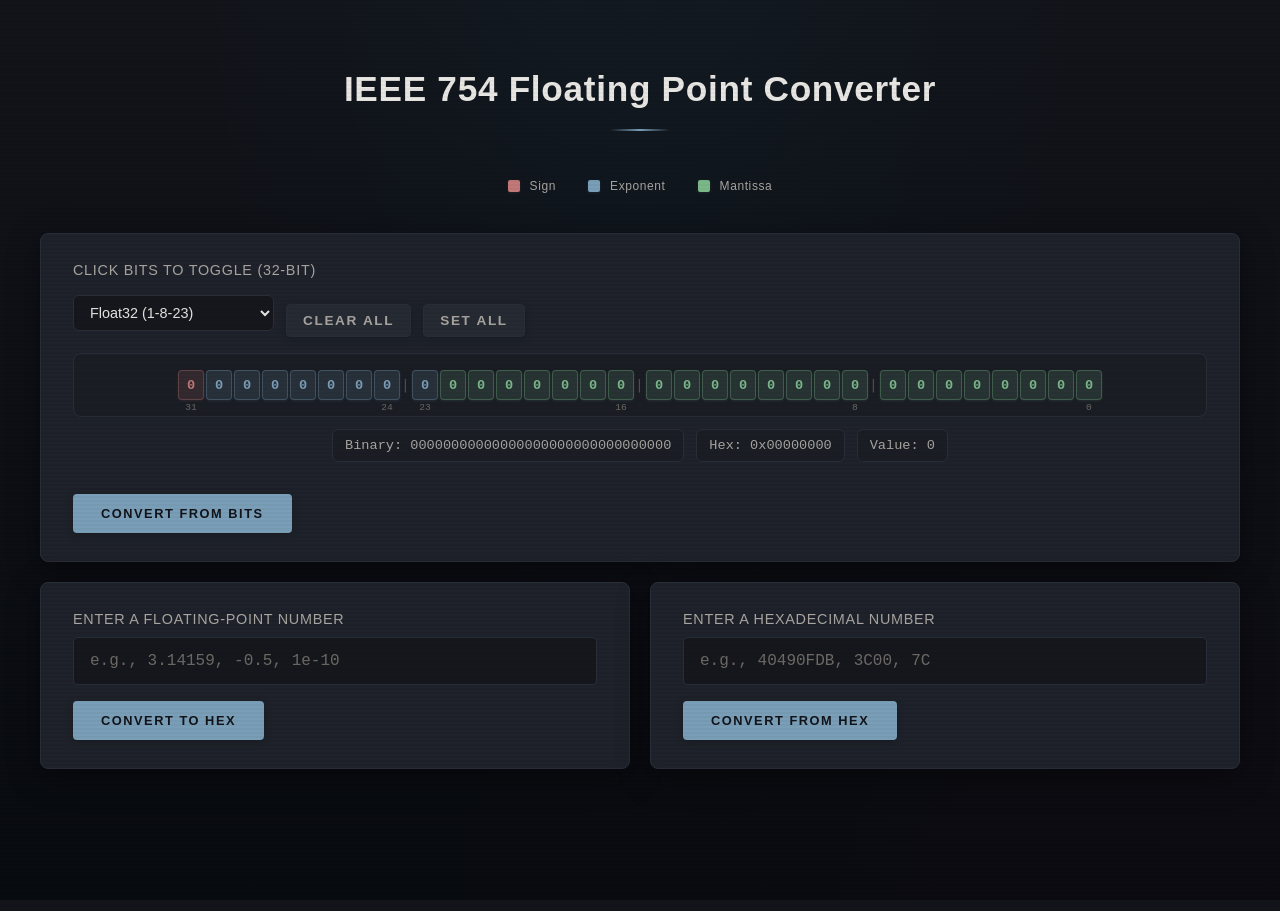
<file: index.html>
<!DOCTYPE html>
<html lang="en">
    <head>
        <meta charset="UTF-8">
        <meta name="viewport" content="width=device-width, initial-scale=1.0">
        <title>IEEE 754 Converter</title>
        <link rel="stylesheet" href="styles/styles.css">
        <link rel="icon" href="assets/favicon.ico" type="image/x-icon">
        <script src="scripts/main.js" defer></script>
    </head>
    <body>
        <h2>IEEE 754 Floating Point Converter</h2>

        <!-- Color Legend -->
        <div class="legend">
            <div class="legend-item">
                <div class="legend-color sign"></div>
                <span>Sign</span>
            </div>
            <div class="legend-item">
                <div class="legend-color exponent"></div>
                <span>Exponent</span>
            </div>
            <div class="legend-item">
                <div class="legend-color mantissa"></div>
                <span>Mantissa</span>
            </div>
        </div>

        <!-- Bit Editor -->
        <div class="input-section bit-editor-section">
            <label>Click bits to toggle (32-bit)</label>
            <div class="bit-editor-controls">
                <select id="bitEditorFormat" onchange="updateBitEditorDisplay()">
                    <option value="float32">Float32 (1-8-23)</option>
                    <option value="bfloat16">BFloat16 (1-8-7)</option>
                    <option value="float16">Float16 (1-5-10)</option>
                    <option value="fp8e5m2">FP8 E5M2 (1-5-2)</option>
                    <option value="fp8e4m3">FP8 E4M3 (1-4-3)</option>
                    <option value="int32">Int32 (32-bit signed)</option>
                    <option value="uint32">UInt32 (32-bit unsigned)</option>
                    <option value="int16">Int16 (16-bit signed)</option>
                    <option value="uint16">UInt16 (16-bit unsigned)</option>
                    <option value="int8">Int8 (8-bit signed)</option>
                    <option value="uint8">UInt8 (8-bit unsigned)</option>
                </select>
                <button onclick="clearBitEditor()">Clear All</button>
                <button onclick="setAllBits()">Set All</button>
            </div>
            <div class="bit-editor-container" id="bitEditorContainer">
                <!-- Bits will be generated by JavaScript -->
            </div>
            <div class="bit-editor-info">
                <span id="bitEditorBinary">Binary: 00000000000000000000000000000000</span>
                <span id="bitEditorHex">Hex: 0x00000000</span>
                <span id="bitEditorDecimal">Value: 0</span>
            </div>
            <button onclick="convertFromBits()">Convert from Bits</button>
        </div>

        <!-- Text-based Converters (side by side) -->
        <div class="converter-row">
            <!-- Decimal to Hex Conversion -->
            <div class="input-section">
                <label for="input">Enter a floating-point number</label>
                <input type="text" id="input" placeholder="e.g., 3.14159, -0.5, 1e-10">
                <button onclick="convertFloatToHex()">Convert to Hex</button>
            </div>

            <!-- Hex to Float/Int Conversion -->
            <div class="input-section">
                <label for="hexInput">Enter a hexadecimal number</label>
                <input type="text" id="hexInput" placeholder="e.g., 40490FDB, 3C00, 7C">
                <button onclick="convertHexToFloat()">Convert from Hex</button>
            </div>
        </div>

        <!-- Floating-Point Results -->
        <div class="results hidden-section">
            <!-- Float32 Template -->
            <div id="float32">
                <div class="result-item">
                    <strong>Float32 (32 bits)</strong><br><br>
                    <div id="float32-colored-bits"></div>
                    <strong>Binary</strong>
                    <div class="binary" id="float32-binary"></div>
                    <strong>Hex</strong>
                    <div class="hex-representation" id="float32-hex"></div>
                    <table class="value-table">
                        <tr>
                            <td class="value-label">Decimal Input</td>
                            <td class="value-data"><span id="float32-input"></span></td>
                        </tr>
                        <tr>
                            <td class="value-label">Stored Value</td>
                            <td class="value-data"><span id="float32-stored"></span></td>
                        </tr>
                        <tr id="float32-error-row" title="The difference between stored and input value. A + sign means we rounded up, - means we rounded down. This will always be smaller than half the precision step.">
                            <td class="value-label">Rounding Error</td>
                            <td class="value-data"><span id="float32-error"></span></td>
                        </tr>
                    </table>
                    <div id="float32-precision"></div>
                </div>
            </div>

            <!-- TF32 Template -->
            <div id="tf32">
                <div class="result-item">
                    <strong>TF32 (19 bits)</strong><br><br>
                    <div id="tf32-colored-bits"></div>
                    <strong>Binary</strong>
                    <div class="binary" id="tf32-binary"></div>
                    <strong>Hex</strong>
                    <div class="hex-representation" id="tf32-hex"></div>
                    <table class="value-table">
                        <tr>
                            <td class="value-label">Decimal Input</td>
                            <td class="value-data"><span id="tf32-input"></span></td>
                        </tr>
                        <tr>
                            <td class="value-label">Stored Value</td>
                            <td class="value-data"><span id="tf32-stored"></span></td>
                        </tr>
                        <tr id="tf32-error-row" title="The difference between stored and input value. A + sign means we rounded up, - means we rounded down. This will always be smaller than half the precision step.">
                            <td class="value-label">Rounding Error</td>
                            <td class="value-data"><span id="tf32-error"></span></td>
                        </tr>
                    </table>
                    <div id="tf32-precision"></div>
                </div>
            </div>

            <!-- Float16 Template -->
            <div id="float16">
                <div class="result-item">
                    <strong>Float16 (16 bits)</strong><br><br>
                    <div id="float16-colored-bits"></div>
                    <strong>Binary</strong>
                    <div class="binary" id="float16-binary"></div>
                    <strong>Hex</strong>
                    <div class="hex-representation" id="float16-hex"></div>
                    <table class="value-table">
                        <tr>
                            <td class="value-label">Decimal Input</td>
                            <td class="value-data"><span id="float16-input"></span></td>
                        </tr>
                        <tr>
                            <td class="value-label">Stored Value</td>
                            <td class="value-data"><span id="float16-stored"></span></td>
                        </tr>
                        <tr id="float16-error-row" title="The difference between stored and input value. A + sign means we rounded up, - means we rounded down. This will always be smaller than half the precision step.">
                            <td class="value-label">Rounding Error</td>
                            <td class="value-data"><span id="float16-error"></span></td>
                        </tr>
                    </table>
                    <div id="float16-precision"></div>
                </div>
            </div>

            <!-- BFloat16 Template -->
            <div id="bfloat16">
                <div class="result-item">
                    <strong>BFloat16 (16 bits)</strong><br><br>
                    <div id="bfloat16-colored-bits"></div>
                    <strong>Binary</strong>
                    <div class="binary" id="bfloat16-binary"></div>
                    <strong>Hex</strong>
                    <div class="hex-representation" id="bfloat16-hex"></div>
                    <table class="value-table">
                        <tr>
                            <td class="value-label">Decimal Input</td>
                            <td class="value-data"><span id="bfloat16-input"></span></td>
                        </tr>
                        <tr>
                            <td class="value-label">Stored Value</td>
                            <td class="value-data"><span id="bfloat16-stored"></span></td>
                        </tr>
                        <tr id="bfloat16-error-row" title="The difference between stored and input value. A + sign means we rounded up, - means we rounded down. This will always be smaller than half the precision step.">
                            <td class="value-label">Rounding Error</td>
                            <td class="value-data"><span id="bfloat16-error"></span></td>
                        </tr>
                    </table>
                    <div id="bfloat16-precision"></div>
                </div>
            </div>

            <!-- FP8 E5M2 Template -->
            <div id="fp8-e5m2">
                <div class="result-item">
                    <strong>FP8 E5M2 (8 bits)</strong><br><br>
                    <div id="fp8-e5m2-colored-bits"></div>
                    <strong>Binary</strong>
                    <div class="binary" id="fp8-e5m2-binary"></div>
                    <strong>Hex</strong>
                    <div class="hex-representation" id="fp8-e5m2-hex"></div>
                    <table class="value-table">
                        <tr>
                            <td class="value-label">Decimal Input</td>
                            <td class="value-data"><span id="fp8-e5m2-input"></span></td>
                        </tr>
                        <tr>
                            <td class="value-label">Stored Value</td>
                            <td class="value-data"><span id="fp8-e5m2-stored"></span></td>
                        </tr>
                        <tr id="fp8-e5m2-error-row" title="The difference between stored and input value. A + sign means we rounded up, - means we rounded down. This will always be smaller than half the precision step.">
                            <td class="value-label">Rounding Error</td>
                            <td class="value-data"><span id="fp8-e5m2-error"></span></td>
                        </tr>
                    </table>
                    <div id="fp8-e5m2-precision"></div>
                </div>
            </div>

            <!-- FP8 E4M3 Template -->
            <div id="fp8-e4m3">
                <div class="result-item">
                    <strong>FP8 E4M3 (8 bits)</strong><br><br>
                    <div id="fp8-e4m3-colored-bits"></div>
                    <strong>Binary</strong>
                    <div class="binary" id="fp8-e4m3-binary"></div>
                    <strong>Hex</strong>
                    <div class="hex-representation" id="fp8-e4m3-hex"></div>
                    <table class="value-table">
                        <tr>
                            <td class="value-label">Decimal Input</td>
                            <td class="value-data"><span id="fp8-e4m3-input"></span></td>
                        </tr>
                        <tr>
                            <td class="value-label">Stored Value</td>
                            <td class="value-data"><span id="fp8-e4m3-stored"></span></td>
                        </tr>
                        <tr id="fp8-e4m3-error-row" title="The difference between stored and input value. A + sign means we rounded up, - means we rounded down. This will always be smaller than half the precision step.">
                            <td class="value-label">Rounding Error</td>
                            <td class="value-data"><span id="fp8-e4m3-error"></span></td>
                        </tr>
                    </table>
                    <div id="fp8-e4m3-precision"></div>
                </div>
            </div>
        </div>

        <!-- Integer Results -->
        <div class="int-results hidden-section">
            <!-- Int32 Template -->
            <div id="int32">
                <div class="result-item">
                    <strong>Int32 (32 bits)</strong><br><br>
                    <div id="int32-colored-bits"></div>
                    <strong>Binary</strong>
                    <div class="binary" id="int32-binary"></div>
                    <strong>Hex</strong>
                    <div class="hex-representation" id="int32-hex"></div>
                    <table class="value-table">
                        <tr>
                            <td class="value-label">Stored Value</td>
                            <td class="value-data"><span id="int32-value"></span></td>
                        </tr>
                    </table>
                    <div class="bit-info">
                        <span><strong>Type:</strong> 32-bit signed</span>
                    </div>
                </div>
            </div>

            <!-- Uint32 Template -->
            <div id="uint32">
                <div class="result-item">
                    <strong>UInt32 (32 bits)</strong><br><br>
                    <div id="uint32-colored-bits"></div>
                    <strong>Binary</strong>
                    <div class="binary" id="uint32-binary"></div>
                    <strong>Hex</strong>
                    <div class="hex-representation" id="uint32-hex"></div>
                    <table class="value-table">
                        <tr>
                            <td class="value-label">Stored Value</td>
                            <td class="value-data"><span id="uint32-value"></span></td>
                        </tr>
                    </table>
                    <div class="bit-info">
                        <span><strong>Type:</strong> 32-bit unsigned</span>
                    </div>
                </div>
            </div>

            <!-- Int16 Template -->
            <div id="int16">
                <div class="result-item">
                    <strong>Int16 (16 bits)</strong><br><br>
                    <div id="int16-colored-bits"></div>
                    <strong>Binary</strong>
                    <div class="binary" id="int16-binary"></div>
                    <strong>Hex</strong>
                    <div class="hex-representation" id="int16-hex"></div>
                    <table class="value-table">
                        <tr>
                            <td class="value-label">Stored Value</td>
                            <td class="value-data"><span id="int16-value"></span></td>
                        </tr>
                    </table>
                    <div class="bit-info">
                        <span><strong>Type:</strong> 16-bit signed</span>
                    </div>
                </div>
            </div>

            <!-- Uint16 Template -->
            <div id="uint16">
                <div class="result-item">
                    <strong>UInt16 (16 bits)</strong><br><br>
                    <div id="uint16-colored-bits"></div>
                    <strong>Binary</strong>
                    <div class="binary" id="uint16-binary"></div>
                    <strong>Hex</strong>
                    <div class="hex-representation" id="uint16-hex"></div>
                    <table class="value-table">
                        <tr>
                            <td class="value-label">Stored Value</td>
                            <td class="value-data"><span id="uint16-value"></span></td>
                        </tr>
                    </table>
                    <div class="bit-info">
                        <span><strong>Type:</strong> 16-bit unsigned</span>
                    </div>
                </div>
            </div>

            <!-- Int8 Template -->
            <div id="int8">
                <div class="result-item">
                    <strong>Int8 (8 bits)</strong><br><br>
                    <div id="int8-colored-bits"></div>
                    <strong>Binary</strong>
                    <div class="binary" id="int8-binary"></div>
                    <strong>Hex</strong>
                    <div class="hex-representation" id="int8-hex"></div>
                    <table class="value-table">
                        <tr>
                            <td class="value-label">Stored Value</td>
                            <td class="value-data"><span id="int8-value"></span></td>
                        </tr>
                    </table>
                    <div class="bit-info">
                        <span><strong>Type:</strong> 8-bit signed</span>
                    </div>
                </div>
            </div>

            <!-- Uint8 Template -->
            <div id="uint8">
                <div class="result-item">
                    <strong>UInt8 (8 bits)</strong><br><br>
                    <div id="uint8-colored-bits"></div>
                    <strong>Binary</strong>
                    <div class="binary" id="uint8-binary"></div>
                    <strong>Hex</strong>
                    <div class="hex-representation" id="uint8-hex"></div>
                    <table class="value-table">
                        <tr>
                            <td class="value-label">Stored Value</td>
                            <td class="value-data"><span id="uint8-value"></span></td>
                        </tr>
                    </table>
                    <div class="bit-info">
                        <span><strong>Type:</strong> 8-bit unsigned</span>
                    </div>
                </div>
            </div>
        </div>
    </body>
</html>
</file>
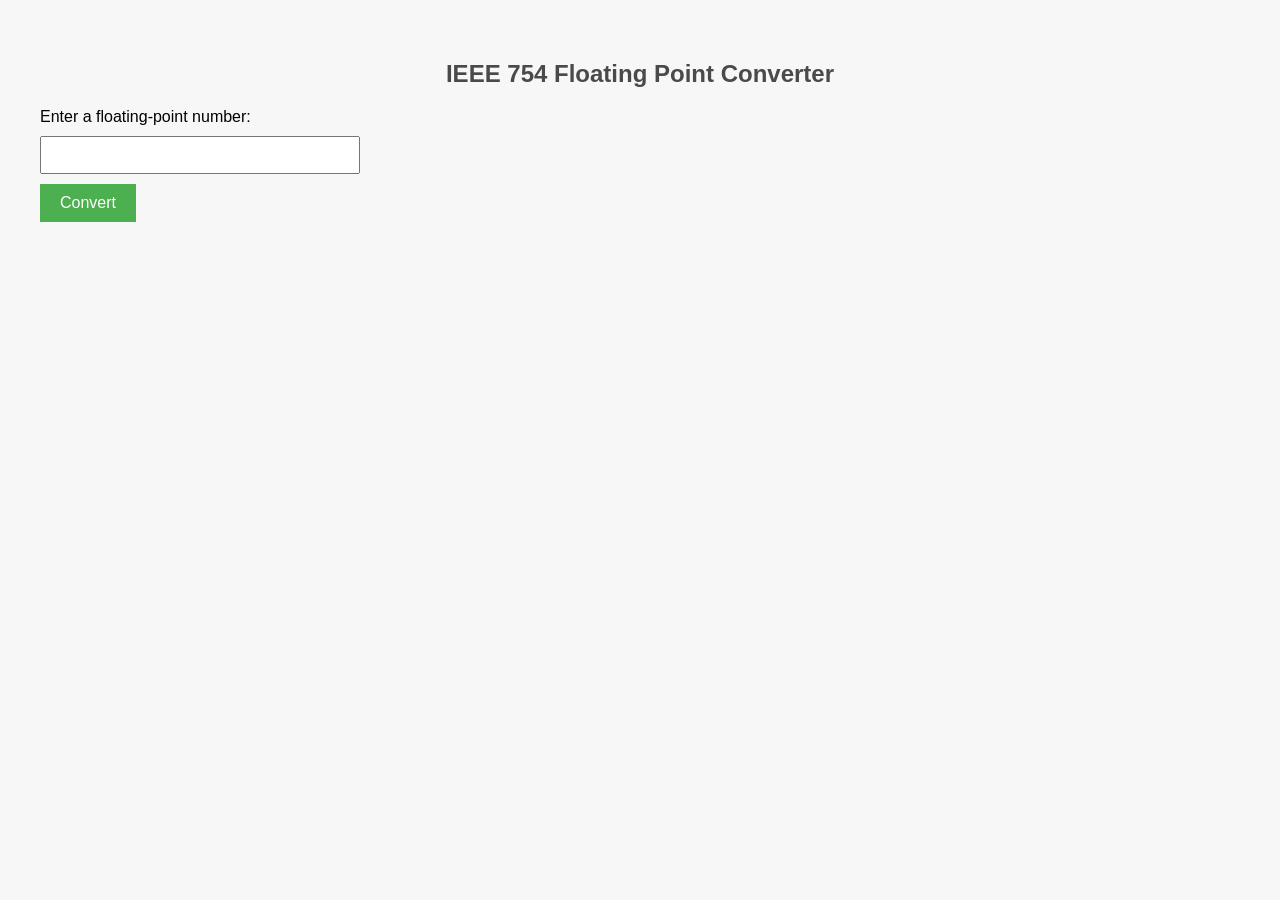
<file: src/index.html>
<!DOCTYPE html>
<html lang="en">
<head>
    <meta charset="UTF-8">
    <meta name="viewport" content="width=device-width, initial-scale=1.0">
    <title>IEEE 754 Converter</title>
    <link rel="stylesheet" href="styles/styles.css">
    <script src="scripts/main.js" defer></script>
</head>
<body>
    <h2>IEEE 754 Floating Point Converter</h2>
    <label for="input">Enter a floating-point number:</label>
    <input type="text" id="input">
    <button onclick="convert()">Convert</button>
    <div class="results">
        <div id="float32"></div>
        <div id="float16"></div>
        <div id="bfloat16"></div>
        <div id="tf32"></div>
    </div>
</body>
</html>
</file>
<file: styles/styles.css>
/* ============================================
   IEEE 754 Converter - Terminal Dark Theme
   ============================================ */

/* Fonts: JetBrains Mono and Outfit from Google Fonts (optional) */
/* @import url('https://fonts.googleapis.com/css2?family=JetBrains+Mono:wght@400;500;600;700&family=Outfit:wght@300;400;500;600;700&display=swap'); */

:root {
  /* Base colors - sophisticated dark palette */
  --bg-primary: #12141a;
  --bg-secondary: #1a1d24;
  --bg-card: #1e222a;
  --bg-elevated: #252a33;

  /* Text colors - warm grays */
  --text-primary: #e8e6e3;
  --text-secondary: #a8a5a0;
  --text-muted: #6d6a65;

  /* Accent colors - refined palette */
  --accent-primary: #7a9eb8;
  --accent-secondary: #8ab4cc;
  --accent-tertiary: #b8847a;

  /* Bit colors - sophisticated, muted tones */
  --sign-color: #c17878;
  --sign-glow: rgba(193, 120, 120, 0.15);
  --exponent-color: #7a9eb8;
  --exponent-glow: rgba(122, 158, 184, 0.15);
  --mantissa-color: #7ab88a;
  --mantissa-glow: rgba(122, 184, 138, 0.15);
  --integer-color: #8a9eb0;
  --integer-glow: rgba(138, 158, 176, 0.15);

  /* UI elements */
  --border-color: #2a2e38;
  --border-subtle: #353a45;
  --input-bg: #15171d;
  --button-bg: #7a9eb8;
  --button-hover: #8ab4cc;
  --button-text: #12141a;

  /* Shadows */
  --card-shadow: 0 8px 32px rgba(0, 0, 0, 0.4);
  --card-shadow-hover: 0 12px 40px rgba(0, 0, 0, 0.5);
}

* {
  box-sizing: border-box;
}

body {
  font-family: 'Outfit', -apple-system, BlinkMacSystemFont, sans-serif;
  margin: 0;
  padding: 40px 20px;
  background-color: var(--bg-primary);
  color: var(--text-primary);
  min-height: 100vh;
  background-image:
    radial-gradient(ellipse at top, rgba(0, 212, 255, 0.03) 0%, transparent 50%),
    radial-gradient(ellipse at bottom right, rgba(255, 0, 110, 0.02) 0%, transparent 50%),
    linear-gradient(180deg, var(--bg-primary) 0%, #080b10 100%);
  background-attachment: fixed;
}

/* Scanline overlay effect */
body::before {
  content: '';
  position: fixed;
  top: 0;
  left: 0;
  width: 100%;
  height: 100%;
  background: repeating-linear-gradient(
    0deg,
    transparent,
    transparent 2px,
    rgba(0, 0, 0, 0.03) 2px,
    rgba(0, 0, 0, 0.03) 4px
  );
  pointer-events: none;
  z-index: 1000;
}

/* ============================================
   Typography & Header
   ============================================ */

h2 {
  text-align: center;
  font-size: 2.2rem;
  font-weight: 600;
  letter-spacing: 0.02em;
  margin-bottom: 48px;
  color: var(--text-primary);
}

h2::after {
  content: '';
  display: block;
  width: 60px;
  height: 2px;
  background: linear-gradient(90deg, transparent, var(--accent-primary), transparent);
  margin: 20px auto 0;
  border-radius: 1px;
}

/* ============================================
   Input Section
   ============================================ */

/* Input containers */
/* Side-by-side converter row */
.converter-row {
  display: flex;
  gap: 20px;
  max-width: 1200px;
  width: 100%;
  margin: 0 auto 20px;
  padding: 0;
  box-sizing: border-box;
}

.converter-row .input-section {
  flex: 1;
  margin: 0;
  max-width: none;
}

@media (max-width: 768px) {
  .converter-row {
    flex-direction: column;
    padding: 0;
    max-width: 100%;
    gap: 20px;
  }

  .converter-row .input-section {
    margin: 0;
    max-width: 100%;
    width: 100%;
  }

  .input-section.bit-editor-section {
    max-width: 100%;
    width: 100%;
    margin-bottom: 20px;
  }
}

.input-section {
  max-width: 720px;
  margin: 0 auto 20px;
  padding: 28px 32px;
  background: var(--bg-card);
  border: 1px solid var(--border-color);
  border-radius: 8px;
  box-shadow: var(--card-shadow);
  transition: all 0.3s ease;
}

.input-section:hover {
  border-color: var(--border-subtle);
  box-shadow: var(--card-shadow-hover);
}

label {
  display: block;
  font-size: 0.9rem;
  font-weight: 500;
  color: var(--text-secondary);
  margin-bottom: 10px;
  text-transform: uppercase;
  letter-spacing: 0.05em;
}

input[type="text"] {
  width: 100%;
  padding: 14px 16px;
  font-family: 'JetBrains Mono', monospace;
  font-size: 1rem;
  font-weight: 400;
  background: var(--input-bg);
  border: 1px solid var(--border-color);
  border-radius: 4px;
  color: var(--text-primary);
  transition: all 0.2s ease;
  outline: none;
}

input[type="text"]:focus {
  border-color: var(--accent-primary);
  box-shadow: 0 0 0 3px rgba(122, 158, 184, 0.15);
}

input[type="text"]::placeholder {
  color: var(--text-muted);
  font-weight: 400;
}

button {
  margin-top: 16px;
  padding: 12px 28px;
  font-family: 'Outfit', sans-serif;
  font-size: 0.8rem;
  font-weight: 600;
  text-transform: uppercase;
  letter-spacing: 0.12em;
  background: var(--button-bg);
  color: var(--button-text);
  border: none;
  border-radius: 4px;
  cursor: pointer;
  transition: all 0.2s ease;
  box-shadow: 0 2px 8px rgba(0, 0, 0, 0.2);
}

button:hover {
  background: var(--button-hover);
  transform: translateY(-1px);
  box-shadow: 0 4px 12px rgba(201, 168, 108, 0.25);
}

button:active {
  transform: translateY(0);
  box-shadow: 0 1px 4px rgba(0, 0, 0, 0.2);
}

/* ============================================
   Results Grid
   ============================================ */

.results,
.int-results {
  display: grid;
  grid-template-columns: repeat(2, 1fr);
  grid-auto-rows: 1fr;
  gap: 24px;
  max-width: 1600px;
  margin: 40px auto;
  padding: 0 20px;
}

.results > div,
.int-results > div {
  display: flex;
  height: 100%;
}

.results > div > .result-item,
.int-results > div > .result-item {
  flex: 1;
  display: flex;
  flex-direction: column;
  height: 100%;
}

/* Section divider for results */
.results {
  margin-top: 48px;
  padding-top: 48px;
  border-top: 1px solid var(--border-color);
  position: relative;
}

/* Hidden state - no border, no padding, no header */
.results.hidden-section {
  margin-top: 0;
  padding-top: 0;
  border-top: none;
}

.results::before {
  content: 'Floating-Point Representations';
  position: absolute;
  top: -10px;
  left: 50%;
  transform: translateX(-50%);
  background: var(--bg-primary);
  padding: 0 24px;
  font-size: 0.7rem;
  font-weight: 500;
  color: var(--text-muted);
  text-transform: uppercase;
  letter-spacing: 0.2em;
}

.results.hidden-section::before {
  display: none;
}

/* Section divider for int-results */
.int-results {
  margin-top: 64px;
  padding-top: 48px;
  border-top: 1px solid var(--border-color);
  position: relative;
}

/* Hidden state - no border, no padding, no header */
.int-results.hidden-section {
  margin-top: 0;
  padding-top: 0;
  border-top: none;
}

.int-results::before {
  content: 'Integer Interpretations';
  position: absolute;
  top: -10px;
  left: 50%;
  transform: translateX(-50%);
  background: var(--bg-primary);
  padding: 0 24px;
  font-size: 0.7rem;
  font-weight: 500;
  color: var(--text-muted);
  text-transform: uppercase;
  letter-spacing: 0.2em;
}

.int-results.hidden-section::before {
  display: none;
}

/* ============================================
   Result Cards
   ============================================ */

.result-item {
  padding: 24px;
  background: var(--bg-card);
  border: 1px solid var(--border-color);
  border-radius: 6px;
  box-shadow: var(--card-shadow);
  transition: all 0.25s ease;
  position: relative;
  overflow: hidden;
  width: 100%;
}

.result-item::before {
  content: '';
  position: absolute;
  top: 0;
  left: 0;
  width: 3px;
  height: 100%;
  background: var(--accent-primary);
  opacity: 0;
  transition: opacity 0.25s ease;
}

.result-item:hover {
  border-color: var(--border-subtle);
  transform: translateY(-2px);
  box-shadow: var(--card-shadow-hover);
}

.result-item:hover::before {
  opacity: 1;
}

.result-item strong {
  color: var(--text-primary);
  font-weight: 600;
}

.result-item > strong:first-child {
  display: inline-block;
  font-size: 0.95rem;
  font-weight: 600;
  margin-bottom: 12px;
  color: var(--accent-primary);
  letter-spacing: 0.02em;
}

/* ============================================
   Bit Visualization
   ============================================ */

.bit-container {
  display: flex;
  gap: 1px;
  margin: 12px 0;
  flex-wrap: wrap;
}

.bit-box {
  display: inline-flex;
  align-items: center;
  justify-content: center;
  width: 18px;
  height: 24px;
  font-family: 'JetBrains Mono', monospace;
  font-size: 0.75rem;
  font-weight: 600;
  border-radius: 3px;
  border: none;
  transition: all 0.2s ease;
}

.bit-box:hover {
  transform: scale(1.3);
  z-index: 10;
}

.sign {
  background: var(--sign-color);
  color: white;
  box-shadow: 0 1px 3px var(--sign-glow);
}

.sign:hover {
  box-shadow: 0 2px 8px var(--sign-glow);
}

.exponent {
  background: var(--exponent-color);
  color: #12141a;
  box-shadow: 0 1px 3px var(--exponent-glow);
}

.exponent:hover {
  box-shadow: 0 2px 8px var(--exponent-glow);
}

.mantissa {
  background: var(--mantissa-color);
  color: #12141a;
  box-shadow: 0 1px 3px var(--mantissa-glow);
}

.mantissa:hover {
  box-shadow: 0 2px 8px var(--mantissa-glow);
}

.integer {
  background: var(--integer-color);
  color: #12141a;
  box-shadow: 0 1px 3px var(--integer-glow);
}

.integer:hover {
  box-shadow: 0 2px 8px var(--integer-glow);
}

/* ============================================
   Binary & Hex Display
   ============================================ */

.binary,
.hex-representation {
  font-family: 'JetBrains Mono', monospace;
  font-size: 0.85rem;
  font-weight: 400;
  color: var(--accent-secondary);
  background: var(--bg-elevated);
  padding: 10px 14px;
  border-radius: 4px;
  margin: 8px 0 14px;
  border: 1px solid var(--border-color);
  overflow-x: auto;
  letter-spacing: 0.03em;
}

.hex-representation {
  color: var(--accent-tertiary);
}

/* ============================================
   Value Display
   ============================================ */

.result-item span {
  font-family: 'JetBrains Mono', monospace;
  color: var(--text-primary);
  font-weight: 500;
}

/* ============================================
   Value Table (Decimal, Stored, Error)
   ============================================ */

.value-table {
  width: 100%;
  border-collapse: separate;
  border-spacing: 0;
  margin: 16px 0;
  background: var(--bg-secondary);
  border-radius: 6px;
  overflow: hidden;
  border: 1px solid var(--border-color);
}

.value-table tr {
  transition: background 0.15s ease;
}

.value-table tr:hover {
  background: var(--bg-elevated);
}

.value-table td {
  padding: 10px 14px;
  vertical-align: middle;
}

.value-table tr:not(:last-child) td {
  border-bottom: 1px solid var(--border-color);
}

.value-label {
  width: 45%;
  font-size: 0.8rem;
  font-weight: 500;
  color: var(--text-secondary);
  text-transform: uppercase;
  letter-spacing: 0.04em;
}

.value-data {
  width: 55%;
  font-family: 'JetBrains Mono', monospace;
  font-size: 0.9rem;
  font-weight: 500;
  color: var(--text-primary);
  text-align: right;
}

/* ============================================
   Error & Info Sections
   ============================================ */

.error {
  color: var(--accent-magenta) !important;
}

.bit-info {
  margin-top: 16px;
  padding-top: 12px;
  border-top: 1px solid var(--border-color);
  font-size: 0.85rem;
  color: var(--text-secondary);
}

.bit-info span {
  display: inline-block;
  margin-right: 16px;
  font-family: 'Outfit', sans-serif;
}

.bit-info strong {
  color: var(--text-muted);
  font-weight: 500;
}

/* ============================================
   Precision Analysis Section
   ============================================ */

[id$="-precision"] {
  margin-top: 16px;
  background: var(--bg-elevated);
  border: 1px solid var(--border-color);
  border-radius: 8px;
  overflow: hidden;
}

.precision-details {
  padding: 12px 16px;
}

[id$="-precision"] .precision-title {
  display: block;
  font-size: 0.65rem;
  font-weight: 600;
  color: var(--text-muted);
  text-transform: uppercase;
  letter-spacing: 0.15em;
  padding: 8px 14px;
  background: var(--bg-secondary);
  border-bottom: 1px solid var(--border-color);
  margin: 0;
}

/* Precision item tooltips - only show help cursor on elements with title attribute */
.precision-item[title],
.precision-title[title],
.bit-info[title] {
  cursor: help;
}

.precision-item[title]:hover,
.precision-title[title]:hover,
.bit-info[title]:hover {
  background: rgba(122, 158, 184, 0.1);
  border-radius: 4px;
}

.precision-item {
  padding: 4px 8px;
  margin: 2px -8px;
  transition: background 0.2s ease;
}

/* ============================================
   Animations
   ============================================ */

@keyframes fadeIn {
  from {
    opacity: 0;
    transform: translateY(10px);
  }
  to {
    opacity: 1;
    transform: translateY(0);
  }
}

@keyframes pulse {
  0%, 100% {
    box-shadow: 0 0 0 0 rgba(0, 212, 255, 0.4);
  }
  50% {
    box-shadow: 0 0 0 10px rgba(0, 212, 255, 0);
  }
}

.result-item {
  animation: fadeIn 0.4s ease-out;
}

/* ============================================
   Responsive Design
   ============================================ */

@media (max-width: 900px) {
  .results,
  .int-results {
    grid-template-columns: 1fr;
    padding: 0 16px;
  }

  h2 {
    font-size: 1.8rem;
  }

  .input-section {
    margin: 0 16px 20px;
    padding: 20px;
  }
}

@media (max-width: 500px) {
  body {
    padding: 20px 10px;
  }

  .bit-box {
    width: 18px;
    height: 24px;
    font-size: 0.75rem;
  }

  h2 {
    font-size: 1.5rem;
  }

  .result-item {
    padding: 16px;
  }

  .binary,
  .hex-representation {
    font-size: 0.8rem;
    padding: 10px 12px;
  }
}

/* ============================================
   Legend (optional enhancement)
   ============================================ */

.legend {
  display: flex;
  justify-content: center;
  gap: 32px;
  margin-bottom: 40px;
  font-size: 0.75rem;
}

.legend-item {
  display: flex;
  align-items: center;
  gap: 10px;
  color: var(--text-secondary);
  letter-spacing: 0.05em;
}

.legend-color {
  width: 12px;
  height: 12px;
  border-radius: 2px;
}

.legend-color.sign { background: var(--sign-color); }
.legend-color.exponent { background: var(--exponent-color); }
.legend-color.mantissa { background: var(--mantissa-color); }

/* ============================================
   Scrollbar Styling
   ============================================ */

::-webkit-scrollbar {
  width: 8px;
  height: 8px;
}

::-webkit-scrollbar-track {
  background: var(--bg-secondary);
}

::-webkit-scrollbar-thumb {
  background: var(--border-color);
  border-radius: 4px;
}

::-webkit-scrollbar-thumb:hover {
  background: var(--text-muted);
}

/* ============================================
   Selection Styling
   ============================================ */

::selection {
  background: rgba(0, 212, 255, 0.3);
  color: var(--text-primary);
}

/* ============================================
   Bit Editor
   ============================================ */

.input-section.bit-editor-section {
  max-width: 1200px;
  width: 100%;
}

.bit-editor-controls {
  display: flex;
  gap: 12px;
  margin-bottom: 16px;
  flex-wrap: wrap;
  align-items: center;
}

.bit-editor-controls select {
  padding: 8px 12px;
  background: var(--input-bg);
  border: 1px solid var(--border-color);
  border-radius: 6px;
  color: var(--text-primary);
  font-family: inherit;
  font-size: 0.9rem;
  cursor: pointer;
}

.bit-editor-controls select:focus {
  outline: none;
  border-color: var(--accent-primary);
}

.bit-editor-controls button {
  padding: 8px 16px;
  font-size: 0.85rem;
  background: var(--bg-elevated);
  border: 1px solid var(--border-color);
  color: var(--text-secondary);
}

.bit-editor-controls button:hover {
  background: var(--border-color);
  color: var(--text-primary);
}

.bit-editor-container {
  display: flex;
  flex-wrap: nowrap;
  gap: 2px;
  padding: 16px 12px;
  background: var(--bg-secondary);
  border-radius: 8px;
  border: 1px solid var(--border-color);
  margin-bottom: 12px;
  justify-content: center;
  overflow-x: auto;
  min-width: 0; /* Allow flex item to shrink below content size */
}

.bit-editor-row {
  display: flex;
  gap: 2px;
  align-items: center;
}

.bit-editor-row::after {
  content: '';
  width: 8px;
}

.bit-editor-group {
  display: flex;
  gap: 2px;
}

.bit-editor-separator {
  width: 8px;
  display: flex;
  align-items: center;
  justify-content: center;
  color: var(--text-muted);
  font-size: 0.7rem;
  flex-shrink: 0;
}

.editable-bit {
  width: 26px;
  height: 30px;
  display: flex;
  align-items: center;
  justify-content: center;
  font-family: 'JetBrains Mono', 'SF Mono', Consolas, monospace;
  font-size: 0.85rem;
  font-weight: 600;
  border-radius: 4px;
  cursor: pointer;
  transition: all 0.15s ease;
  user-select: none;
  border: 1px solid transparent;
  position: relative;
  flex-shrink: 0;
}

.editable-bit:hover {
  transform: scale(1.1);
  z-index: 1;
}

.editable-bit:active {
  transform: scale(0.95);
}

/* Bit colors by type */
.editable-bit.sign {
  background: var(--sign-glow);
  color: var(--sign-color);
  border-color: rgba(193, 120, 120, 0.3);
}

.editable-bit.sign:hover {
  background: rgba(193, 120, 120, 0.3);
  box-shadow: 0 0 12px var(--sign-glow);
}

.editable-bit.sign.active {
  background: var(--sign-color);
  color: var(--bg-primary);
}

.editable-bit.exponent {
  background: var(--exponent-glow);
  color: var(--exponent-color);
  border-color: rgba(122, 158, 184, 0.3);
}

.editable-bit.exponent:hover {
  background: rgba(122, 158, 184, 0.3);
  box-shadow: 0 0 12px var(--exponent-glow);
}

.editable-bit.exponent.active {
  background: var(--exponent-color);
  color: var(--bg-primary);
}

.editable-bit.mantissa {
  background: var(--mantissa-glow);
  color: var(--mantissa-color);
  border-color: rgba(122, 184, 138, 0.3);
}

.editable-bit.mantissa:hover {
  background: rgba(122, 184, 138, 0.3);
  box-shadow: 0 0 12px var(--mantissa-glow);
}

.editable-bit.mantissa.active {
  background: var(--mantissa-color);
  color: var(--bg-primary);
}

.editable-bit.integer {
  background: var(--integer-glow);
  color: var(--integer-color);
  border-color: rgba(138, 158, 176, 0.3);
}

.editable-bit.integer:hover {
  background: rgba(138, 158, 176, 0.3);
  box-shadow: 0 0 12px var(--integer-glow);
}

.editable-bit.integer.active {
  background: var(--integer-color);
  color: var(--bg-primary);
}

.editable-bit.hidden-bit {
  opacity: 0.3;
  pointer-events: none;
}

.bit-index {
  position: absolute;
  bottom: -14px;
  font-size: 0.6rem;
  color: var(--text-muted);
  font-weight: 400;
}

.bit-editor-info {
  display: flex;
  flex-wrap: wrap;
  justify-content: center;
  gap: 12px;
  margin-bottom: 16px;
  font-family: 'JetBrains Mono', 'SF Mono', Consolas, monospace;
  font-size: 0.85rem;
  color: var(--text-secondary);
}

.bit-editor-info span {
  padding: 8px 12px;
  background: var(--bg-secondary);
  border-radius: 6px;
  border: 1px solid var(--border-color);
  cursor: pointer;
  transition: all 0.15s ease;
  user-select: all;
}

.bit-editor-info span:hover {
  background: var(--bg-elevated);
  border-color: var(--accent-primary);
}

.bit-editor-info span:active {
  transform: scale(0.98);
}

/* Bit position labels */
.bit-position-labels {
  display: flex;
  justify-content: center;
  gap: 2px;
  margin-bottom: 4px;
  padding: 0 16px;
}

.bit-position-label {
  width: 28px;
  text-align: center;
  font-size: 0.6rem;
  color: var(--text-muted);
  font-family: 'JetBrains Mono', 'SF Mono', Consolas, monospace;
}

/* Mobile: Wrap bits into multiple rows (8 bits per row) */
@media (max-width: 600px) {
  .bit-editor-container {
    flex-wrap: wrap;
    justify-content: center;
    gap: 3px;
    padding: 12px 8px;
  }

  .editable-bit {
    width: 28px;
    height: 32px;
    font-size: 0.8rem;
  }

  /* Make separator act as a line break */
  .bit-editor-separator {
    flex-basis: 100%;
    height: 8px;
    width: auto;
  }

  .bit-index {
    display: none; /* Hide bit indices on mobile for cleaner look */
  }

  .bit-editor-info {
    flex-direction: column;
    align-items: center;
    gap: 8px;
  }

  .bit-editor-info span {
    font-size: 0.75rem;
    padding: 6px 10px;
    word-break: break-all;
  }

  /* Ensure consistent alignment across all input sections on mobile */
  .input-section,
  .input-section.bit-editor-section,
  .converter-row .input-section {
    padding: 20px 16px;
    margin-left: 0;
    margin-right: 0;
    box-sizing: border-box;
  }

  body {
    padding: 20px 16px;
  }
}
</file>
<file: src/styles/styles.css>
body {
    font-family: Arial, sans-serif;
    margin: 20px;
    padding: 20px;
    background-color: #f7f7f7;
}

h2 {
    text-align: center;
    color: #4a4a4a;
}

label, input, button, select {
    display: block;
    margin: 10px 0;
    font-size: 16px;
}

input, select {
    padding: 8px;
    width: 100%;
    max-width: 300px;
}

button {
    padding: 10px 20px;
    background-color: #4CAF50;
    color: white;
    border: none;
    cursor: pointer;
    font-size: 16px;
}

button:hover {
    background-color: #45a049;
}

.results, .calculation-results {
    display: grid;
    grid-template-columns: 1fr 1fr;
    gap: 20px;
    margin-top: 20px;
}

.result-item, .calculation-result-item {
    padding: 15px;
    background-color: white;
    border: 1px solid #ddd;
    border-radius: 8px;
    box-shadow: 0 2px 8px rgba(0, 0, 0, 0.1);
}

.bit-container { 
    display: flex; 
    gap: 2px; 
    margin-bottom: 10px;
}

.bit-box { 
    display: inline-block; 
    width: 20px; 
    height: 20px; 
    text-align: center; 
    border: 1px solid #ccc;
}

.sign { background-color: #f44336; color: white; }
.exponent { background-color: #2196F3; color: white; }
.mantissa { background-color: #4CAF50; color: white; }

.hex {
    margin-top: 10px;
    font-size: 14px;
    color: #333;
}

.error {
    color: red;
}

.bit-info {
    margin-top: 10px;
    font-size: 14px;
    color: #555;
}

.bit-info span {
    margin-right: 10px;
}

.binary, .hex-representation {
    font-family: monospace;
    color: #444;
    margin-top: 10px;
}
</file>
